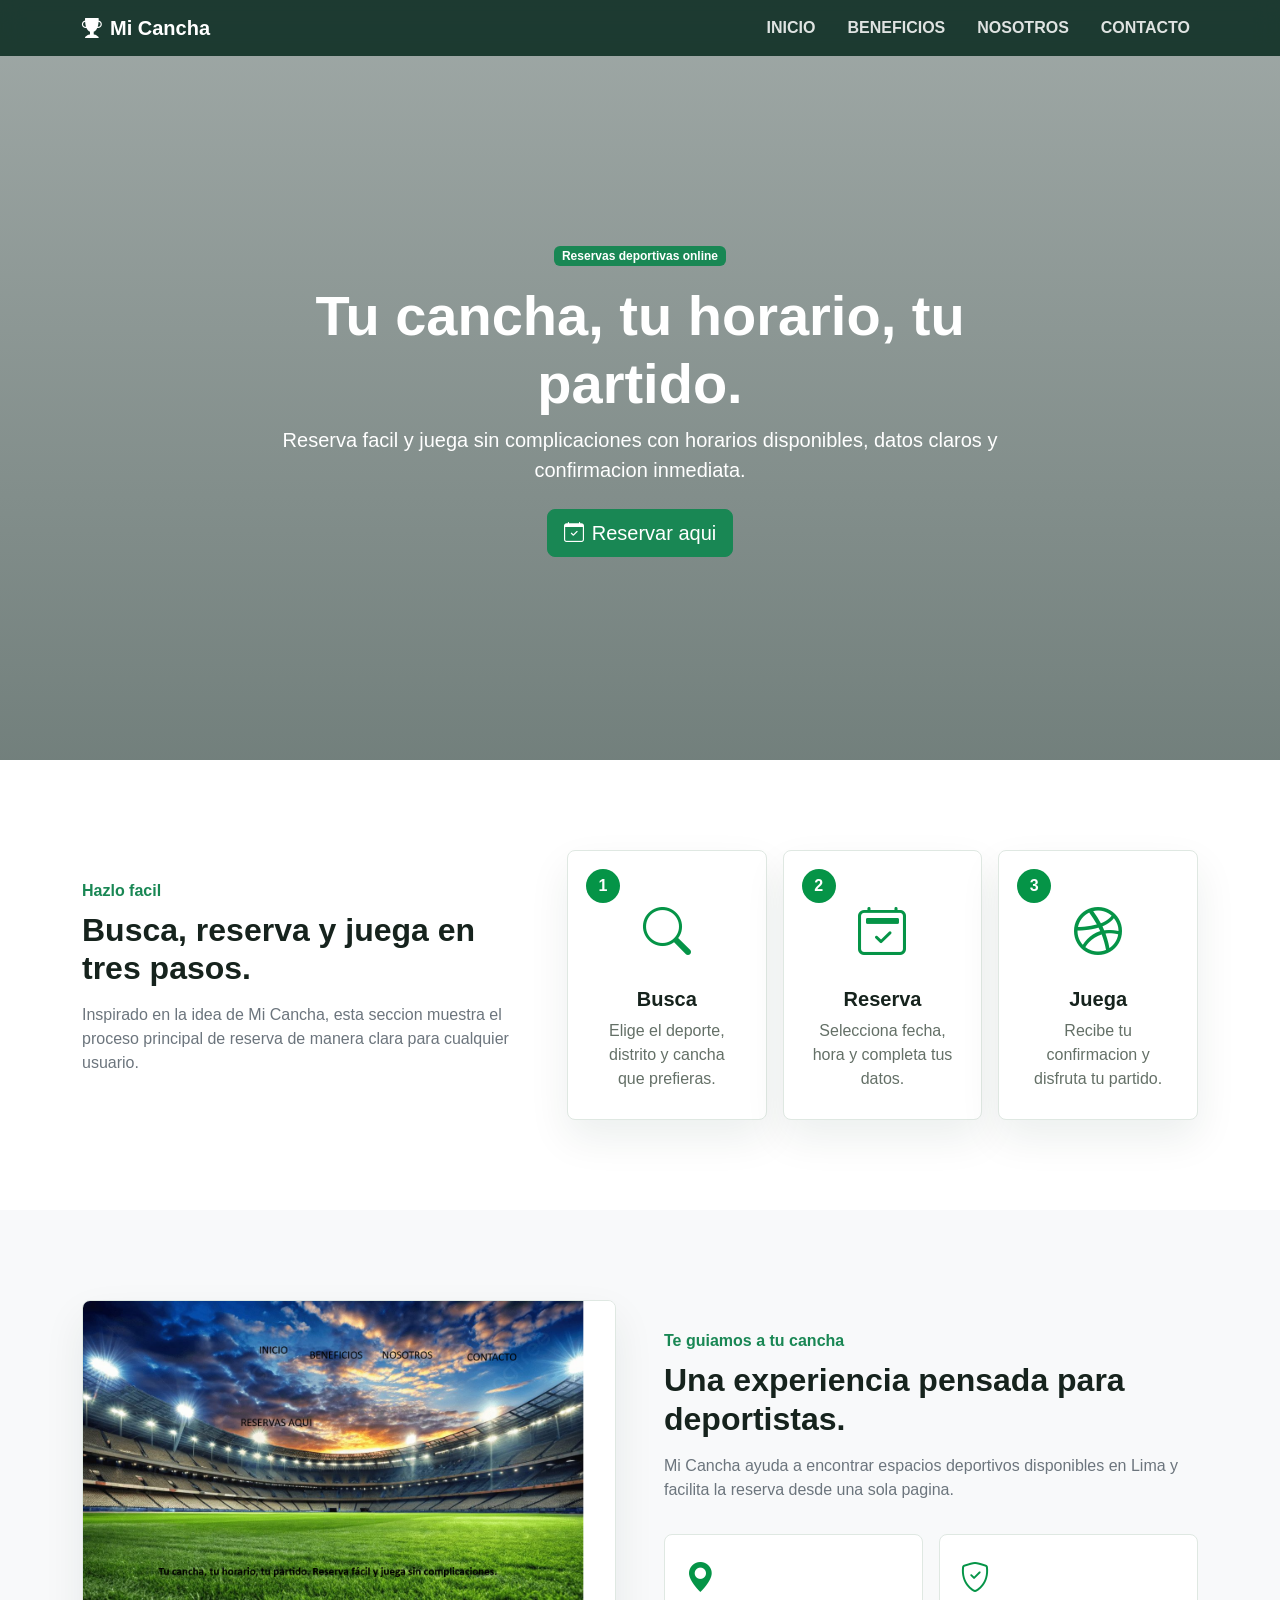
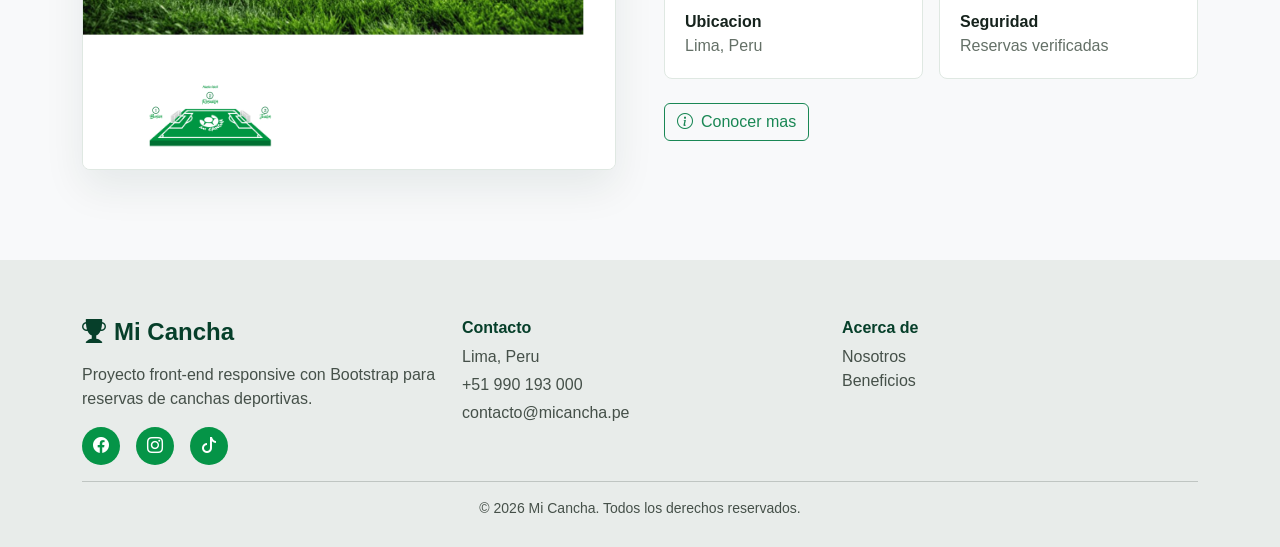
<file: Proyecto/index.html>
<!DOCTYPE html>
<html lang="es">
<head>
  <meta charset="UTF-8">
  <meta name="viewport" content="width=device-width, initial-scale=1.0">
  <title>Mi Cancha | Reservas deportivas</title>
  <link href="https://cdn.jsdelivr.net/npm/bootstrap@5.3.3/dist/css/bootstrap.min.css" rel="stylesheet">
  <link rel="stylesheet" href="https://cdn.jsdelivr.net/npm/bootstrap-icons@1.11.3/font/bootstrap-icons.min.css">
  <link rel="stylesheet" href="css/styles.css">
</head>
<body>
  <nav class="navbar navbar-expand-lg fixed-top navbar-dark">
    <div class="container">
      <a class="navbar-brand fw-bold" href="#inicio">
        <i class="bi bi-trophy-fill me-2"></i>Mi Cancha
      </a>
      <button class="navbar-toggler" type="button" data-bs-toggle="collapse" data-bs-target="#menuPrincipal" aria-controls="menuPrincipal" aria-expanded="false" aria-label="Abrir menu">
        <span class="navbar-toggler-icon"></span>
      </button>
      <div class="collapse navbar-collapse" id="menuPrincipal">
        <ul class="navbar-nav ms-auto gap-lg-3">
          <li class="nav-item"><a class="nav-link" href="#inicio">Inicio</a></li>
          <li class="nav-item"><a class="nav-link" href="beneficios.html">Beneficios</a></li>
          <li class="nav-item"><a class="nav-link" href="nosotros.html">Nosotros</a></li>
          <li class="nav-item"><a class="nav-link" href="#contacto">Contacto</a></li>
        </ul>
      </div>
    </div>
  </nav>

  <header id="inicio" class="hero-section">
    <div class="container hero-content text-center">
      <span class="badge text-bg-success mb-3">Reservas deportivas online</span>
      <h1 class="display-4 fw-bold">Tu cancha, tu horario, tu partido.</h1>
      <p class="lead mx-auto">Reserva facil y juega sin complicaciones con horarios disponibles, datos claros y confirmacion inmediata.</p>
      <div class="d-flex flex-column flex-sm-row justify-content-center gap-3 mt-4">
        <a class="btn btn-success btn-lg" href="ReservaAqui/reserva.html">
         <i class="bi bi-calendar-check me-2"></i>Reservar aqui
        </a>
      </div>
    </div>
  </header>

  <main>
    <section id="beneficios" class="section-pad bg-white">
      <div class="container">
        <div class="row align-items-center g-5">
          <div class="col-lg-5">
            <p class="text-success fw-semibold mb-2">Hazlo facil</p>
            <h2 class="fw-bold mb-3">Busca, reserva y juega en tres pasos.</h2>
            <p class="text-secondary">Inspirado en la idea de Mi Cancha, esta seccion muestra el proceso principal de reserva de manera clara para cualquier usuario.</p>
          </div>
          <div class="col-lg-7">
            <div class="row g-3">
              <div class="col-md-4">
                <article class="step-card h-100">
                  <div class="step-number">1</div>
                  <i class="bi bi-search step-icon"></i>
                  <h3>Busca</h3>
                  <p>Elige el deporte, distrito y cancha que prefieras.</p>
                </article>
              </div>
              <div class="col-md-4">
                <article class="step-card h-100">
                  <div class="step-number">2</div>
                  <i class="bi bi-calendar2-check step-icon"></i>
                  <h3>Reserva</h3>
                  <p>Selecciona fecha, hora y completa tus datos.</p>
                </article>
              </div>
              <div class="col-md-4">
                <article class="step-card h-100">
                  <div class="step-number">3</div>
                  <i class="bi bi-dribbble step-icon"></i>
                  <h3>Juega</h3>
                  <p>Recibe tu confirmacion y disfruta tu partido.</p>
                </article>
              </div>
            </div>
          </div>
        </div>
      </div>
    </section>

    <section id="nosotros" class="section-pad bg-light">
      <div class="container">
        <div class="row align-items-center g-5">
          <div class="col-lg-6">
            <div class="phone-preview">
              <img src="assets/referencia-cancha-deportiva.png" alt="Referencia visual de pagina de reservas de cancha" class="img-fluid">
            </div>
          </div>
          <div class="col-lg-6">
            <p class="text-success fw-semibold mb-2">Te guiamos a tu cancha</p>
            <h2 class="fw-bold mb-3">Una experiencia pensada para deportistas.</h2>
            <p class="text-secondary">Mi Cancha ayuda a encontrar espacios deportivos disponibles en Lima y facilita la reserva desde una sola pagina.</p>
            <div class="row g-3 mt-3">
              <div class="col-sm-6">
                <div class="info-tile">
                  <i class="bi bi-geo-alt-fill"></i>
                  <strong>Ubicacion</strong>
                  <span>Lima, Peru</span>
                </div>
              </div>
              <div class="col-sm-6">
                <div class="info-tile">
                  <i class="bi bi-shield-check"></i>
                  <strong>Seguridad</strong>
                  <span>Reservas verificadas</span>
                </div>
              </div>
            </div>
            <button class="btn btn-outline-success mt-4" data-bs-toggle="modal" data-bs-target="#modalNosotros">
              <i class="bi bi-info-circle me-2"></i>Conocer mas
            </button>
          </div>
        </div>
      </div>
    </section>
  </main>

  <footer id="contacto" class="footer-section">
    <div class="container">
      <div class="row gy-4">
        <div class="col-lg-4">
          <h2 class="h4 fw-bold mb-3"><i class="bi bi-trophy-fill me-2"></i>Mi Cancha</h2>
          <p>Proyecto front-end responsive con Bootstrap para reservas de canchas deportivas.</p>
          <div class="social-links">
            <a href="#" aria-label="Facebook"><i class="bi bi-facebook"></i></a>
            <a href="#" aria-label="Instagram"><i class="bi bi-instagram"></i></a>
            <a href="#" aria-label="TikTok"><i class="bi bi-tiktok"></i></a>
          </div>
        </div>
        <div class="col-sm-6 col-lg-4">
          <h3 class="h6 fw-bold">Contacto</h3>
          <p class="mb-1">Lima, Peru</p>
          <p class="mb-1">+51 990 193 000</p>
          <p class="mb-0">contacto@micancha.pe</p>
        </div>
        <div class="col-sm-6 col-lg-4">
          <h3 class="h6 fw-bold">Acerca de</h3>
          <ul class="list-unstyled mb-0">
            <li><a href="nosotros.html">Nosotros</a></li>
            <li><a href="beneficios.html">Beneficios</a></li>
          </ul>
        </div>
      </div>
      <hr>
      <p class="text-center small mb-0">&copy; 2026 Mi Cancha. Todos los derechos reservados.</p>
    </div>
  </footer>
  <div class="modal fade" id="modalNosotros" tabindex="-1" aria-labelledby="modalNosotrosTitulo" aria-hidden="true">
    <div class="modal-dialog modal-dialog-centered">
      <div class="modal-content">
        <div class="modal-header">
          <h2 class="modal-title h5" id="modalNosotrosTitulo">Sobre el proyecto</h2>
          <button type="button" class="btn-close" data-bs-dismiss="modal" aria-label="Cerrar"></button>
        </div>
        <div class="modal-body">
          <p class="mb-0">Este sitio demuestra uso de Bootstrap, diseno responsive personalizado, formulario validado y ventanas modales para un proyecto front-end universitario.</p>
        </div>
      </div>
    </div>
  </div>

  <script src="https://cdn.jsdelivr.net/npm/bootstrap@5.3.3/dist/js/bootstrap.bundle.min.js"></script>
  <script src="js/app.js"></script>
</body>
</html>
</file>
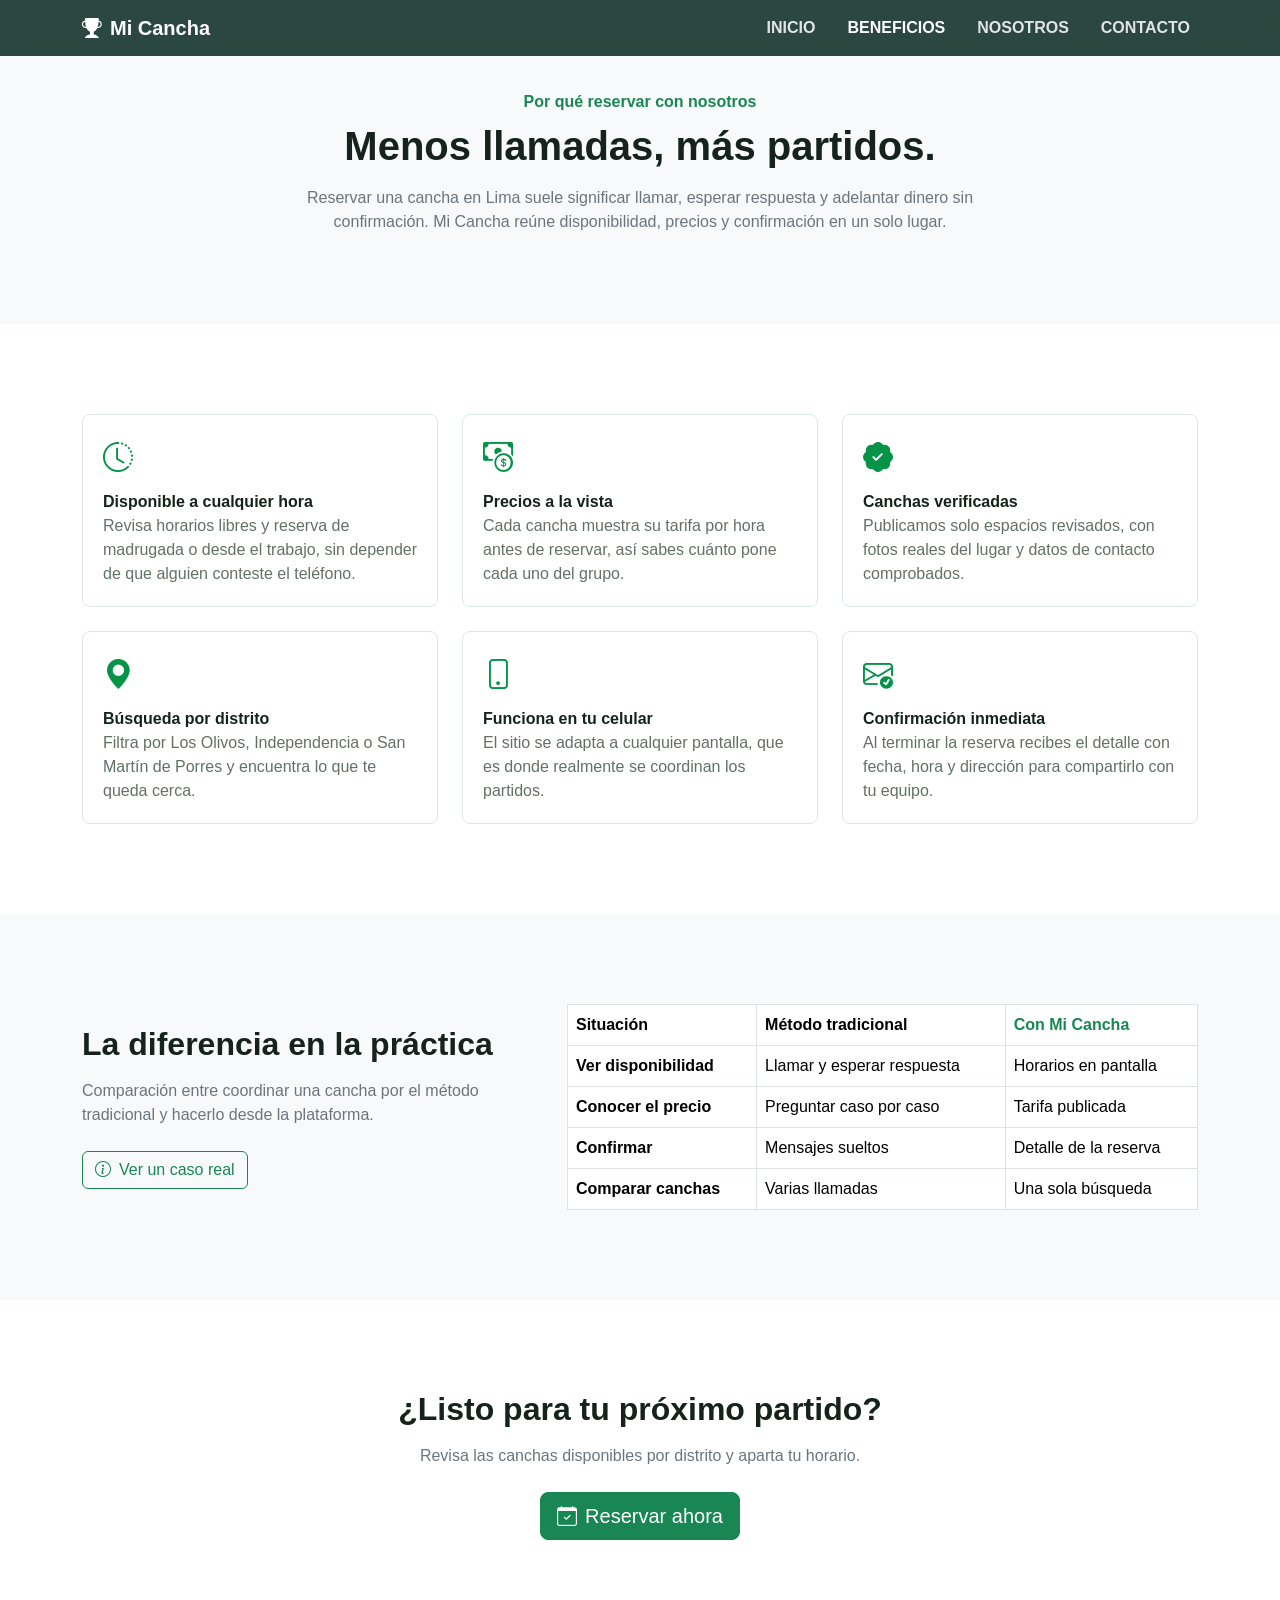
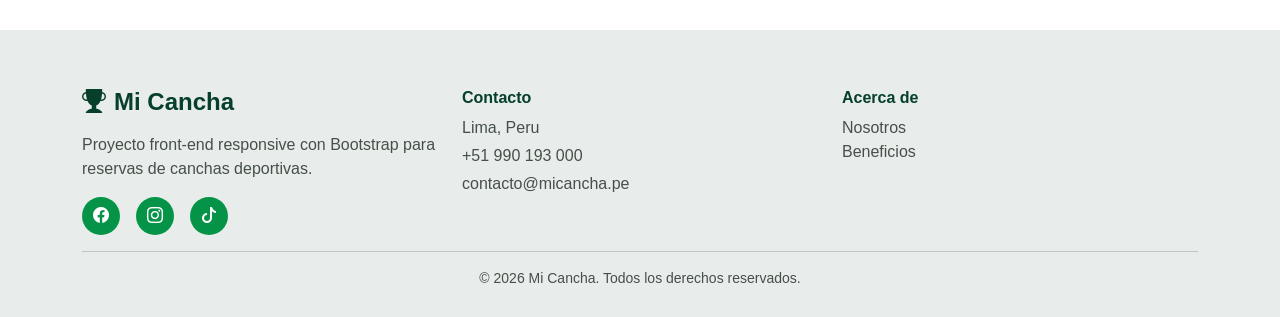
<file: Proyecto/beneficios.html>
<!DOCTYPE html>
<html lang="es">
<head>
  <meta charset="UTF-8">
  <meta name="viewport" content="width=device-width, initial-scale=1.0">
  <title>Beneficios | Mi Cancha</title>
  <link href="https://cdn.jsdelivr.net/npm/bootstrap@5.3.3/dist/css/bootstrap.min.css" rel="stylesheet">
  <link rel="stylesheet" href="https://cdn.jsdelivr.net/npm/bootstrap-icons@1.11.3/font/bootstrap-icons.min.css">
  <link rel="stylesheet" href="css/styles.css">
</head>
<body>
  <nav class="navbar navbar-expand-lg fixed-top navbar-dark">
    <div class="container">
      <a class="navbar-brand fw-bold" href="index.html">
        <i class="bi bi-trophy-fill me-2"></i>Mi Cancha
      </a>
      <button class="navbar-toggler" type="button" data-bs-toggle="collapse" data-bs-target="#menuPrincipal" aria-controls="menuPrincipal" aria-expanded="false" aria-label="Abrir menu">
        <span class="navbar-toggler-icon"></span>
      </button>
      <div class="collapse navbar-collapse" id="menuPrincipal">
        <ul class="navbar-nav ms-auto gap-lg-3">
          <li class="nav-item"><a class="nav-link" href="index.html">Inicio</a></li>
          <li class="nav-item"><a class="nav-link active" href="beneficios.html" aria-current="page">Beneficios</a></li>
          <li class="nav-item"><a class="nav-link" href="nosotros.html">Nosotros</a></li>
          <li class="nav-item"><a class="nav-link" href="#contacto">Contacto</a></li>
        </ul>
      </div>
    </div>
  </nav>

  <main>
    <section class="section-pad bg-light">
      <div class="container">
        <div class="row justify-content-center text-center">
          <div class="col-lg-8">
            <p class="text-success fw-semibold mb-2">Por qué reservar con nosotros</p>
            <h1 class="fw-bold mb-3">Menos llamadas, más partidos.</h1>
            <p class="text-secondary mb-0">Reservar una cancha en Lima suele significar llamar, esperar respuesta y adelantar dinero sin confirmación. Mi Cancha reúne disponibilidad, precios y confirmación en un solo lugar.</p>
          </div>
        </div>
      </div>
    </section>

    <section class="section-pad bg-white">
      <div class="container">
        <div class="row g-4">
          <div class="col-md-6 col-lg-4">
            <div class="info-tile h-100">
              <i class="bi bi-clock-history"></i>
              <strong>Disponible a cualquier hora</strong>
              <span>Revisa horarios libres y reserva de madrugada o desde el trabajo, sin depender de que alguien conteste el teléfono.</span>
            </div>
          </div>
          <div class="col-md-6 col-lg-4">
            <div class="info-tile h-100">
              <i class="bi bi-cash-coin"></i>
              <strong>Precios a la vista</strong>
              <span>Cada cancha muestra su tarifa por hora antes de reservar, así sabes cuánto pone cada uno del grupo.</span>
            </div>
          </div>
          <div class="col-md-6 col-lg-4">
            <div class="info-tile h-100">
              <i class="bi bi-patch-check-fill"></i>
              <strong>Canchas verificadas</strong>
              <span>Publicamos solo espacios revisados, con fotos reales del lugar y datos de contacto comprobados.</span>
            </div>
          </div>
          <div class="col-md-6 col-lg-4">
            <div class="info-tile h-100">
              <i class="bi bi-geo-alt-fill"></i>
              <strong>Búsqueda por distrito</strong>
              <span>Filtra por Los Olivos, Independencia o San Martín de Porres y encuentra lo que te queda cerca.</span>
            </div>
          </div>
          <div class="col-md-6 col-lg-4">
            <div class="info-tile h-100">
              <i class="bi bi-phone"></i>
              <strong>Funciona en tu celular</strong>
              <span>El sitio se adapta a cualquier pantalla, que es donde realmente se coordinan los partidos.</span>
            </div>
          </div>
          <div class="col-md-6 col-lg-4">
            <div class="info-tile h-100">
              <i class="bi bi-envelope-check"></i>
              <strong>Confirmación inmediata</strong>
              <span>Al terminar la reserva recibes el detalle con fecha, hora y dirección para compartirlo con tu equipo.</span>
            </div>
          </div>
        </div>
      </div>
    </section>

    <section class="section-pad bg-light">
      <div class="container">
        <div class="row align-items-center g-5">
          <div class="col-lg-5">
            <h2 class="fw-bold mb-3">La diferencia en la práctica</h2>
            <p class="text-secondary">Comparación entre coordinar una cancha por el método tradicional y hacerlo desde la plataforma.</p>
            <button class="btn btn-outline-success mt-2" data-bs-toggle="modal" data-bs-target="#modalBeneficio">
              <i class="bi bi-info-circle me-2"></i>Ver un caso real
            </button>
          </div>
          <div class="col-lg-7">
            <div class="table-responsive">
              <table class="table table-bordered align-middle bg-white mb-0">
                <thead>
                  <tr>
                    <th scope="col">Situación</th>
                    <th scope="col">Método tradicional</th>
                    <th scope="col" class="text-success">Con Mi Cancha</th>
                  </tr>
                </thead>
                <tbody>
                  <tr>
                    <th scope="row" class="fw-semibold">Ver disponibilidad</th>
                    <td>Llamar y esperar respuesta</td>
                    <td>Horarios en pantalla</td>
                  </tr>
                  <tr>
                    <th scope="row" class="fw-semibold">Conocer el precio</th>
                    <td>Preguntar caso por caso</td>
                    <td>Tarifa publicada</td>
                  </tr>
                  <tr>
                    <th scope="row" class="fw-semibold">Confirmar</th>
                    <td>Mensajes sueltos</td>
                    <td>Detalle de la reserva</td>
                  </tr>
                  <tr>
                    <th scope="row" class="fw-semibold">Comparar canchas</th>
                    <td>Varias llamadas</td>
                    <td>Una sola búsqueda</td>
                  </tr>
                </tbody>
              </table>
            </div>
          </div>
        </div>
      </div>
    </section>

    <section class="section-pad bg-white">
      <div class="container text-center">
        <h2 class="fw-bold mb-3">¿Listo para tu próximo partido?</h2>
        <p class="text-secondary mx-auto mb-4" style="max-width: 620px;">Revisa las canchas disponibles por distrito y aparta tu horario.</p>
        <a class="btn btn-success btn-lg" href="ReservaAqui/reserva.html">
          <i class="bi bi-calendar-check me-2"></i>Reservar ahora
        </a>
      </div>
    </section>
  </main>

  <footer id="contacto" class="footer-section">
    <div class="container">
      <div class="row gy-4">
        <div class="col-lg-4">
          <h2 class="h4 fw-bold mb-3"><i class="bi bi-trophy-fill me-2"></i>Mi Cancha</h2>
          <p>Proyecto front-end responsive con Bootstrap para reservas de canchas deportivas.</p>
          <div class="social-links">
            <a href="#" aria-label="Facebook"><i class="bi bi-facebook"></i></a>
            <a href="#" aria-label="Instagram"><i class="bi bi-instagram"></i></a>
            <a href="#" aria-label="TikTok"><i class="bi bi-tiktok"></i></a>
          </div>
        </div>
        <div class="col-sm-6 col-lg-4">
          <h3 class="h6 fw-bold">Contacto</h3>
          <p class="mb-1">Lima, Peru</p>
          <p class="mb-1">+51 990 193 000</p>
          <p class="mb-0">contacto@micancha.pe</p>
        </div>
        <div class="col-sm-6 col-lg-4">
          <h3 class="h6 fw-bold">Acerca de</h3>
          <ul class="list-unstyled mb-0">
            <li><a href="nosotros.html">Nosotros</a></li>
            <li><a href="beneficios.html">Beneficios</a></li>
          </ul>
        </div>
      </div>
      <hr>
      <p class="text-center small mb-0">&copy; 2026 Mi Cancha. Todos los derechos reservados.</p>
    </div>
  </footer>

  <div class="modal fade" id="modalBeneficio" tabindex="-1" aria-labelledby="modalBeneficioTitulo" aria-hidden="true">
    <div class="modal-dialog modal-dialog-centered">
      <div class="modal-content">
        <div class="modal-header">
          <h2 class="modal-title h5" id="modalBeneficioTitulo">Un sábado cualquiera</h2>
          <button type="button" class="btn-close" data-bs-dismiss="modal" aria-label="Cerrar"></button>
        </div>
        <div class="modal-body">
          <p>Un grupo de ocho jugadores quiere una cancha de fulbito en Los Olivos para el sábado a las 8 p.m. Por el método tradicional tendrían que llamar a tres o cuatro lugares, anotar precios distintos y confiar en que el horario siga libre al día siguiente.</p>
          <p class="mb-0">Desde Mi Cancha filtran por distrito, comparan tarifas en la misma pantalla y dejan la reserva confirmada en pocos minutos.</p>
        </div>
      </div>
    </div>
  </div>

  <script src="https://cdn.jsdelivr.net/npm/bootstrap@5.3.3/dist/js/bootstrap.bundle.min.js"></script>
  <script src="js/app.js"></script>
</body>
</html>
</file>
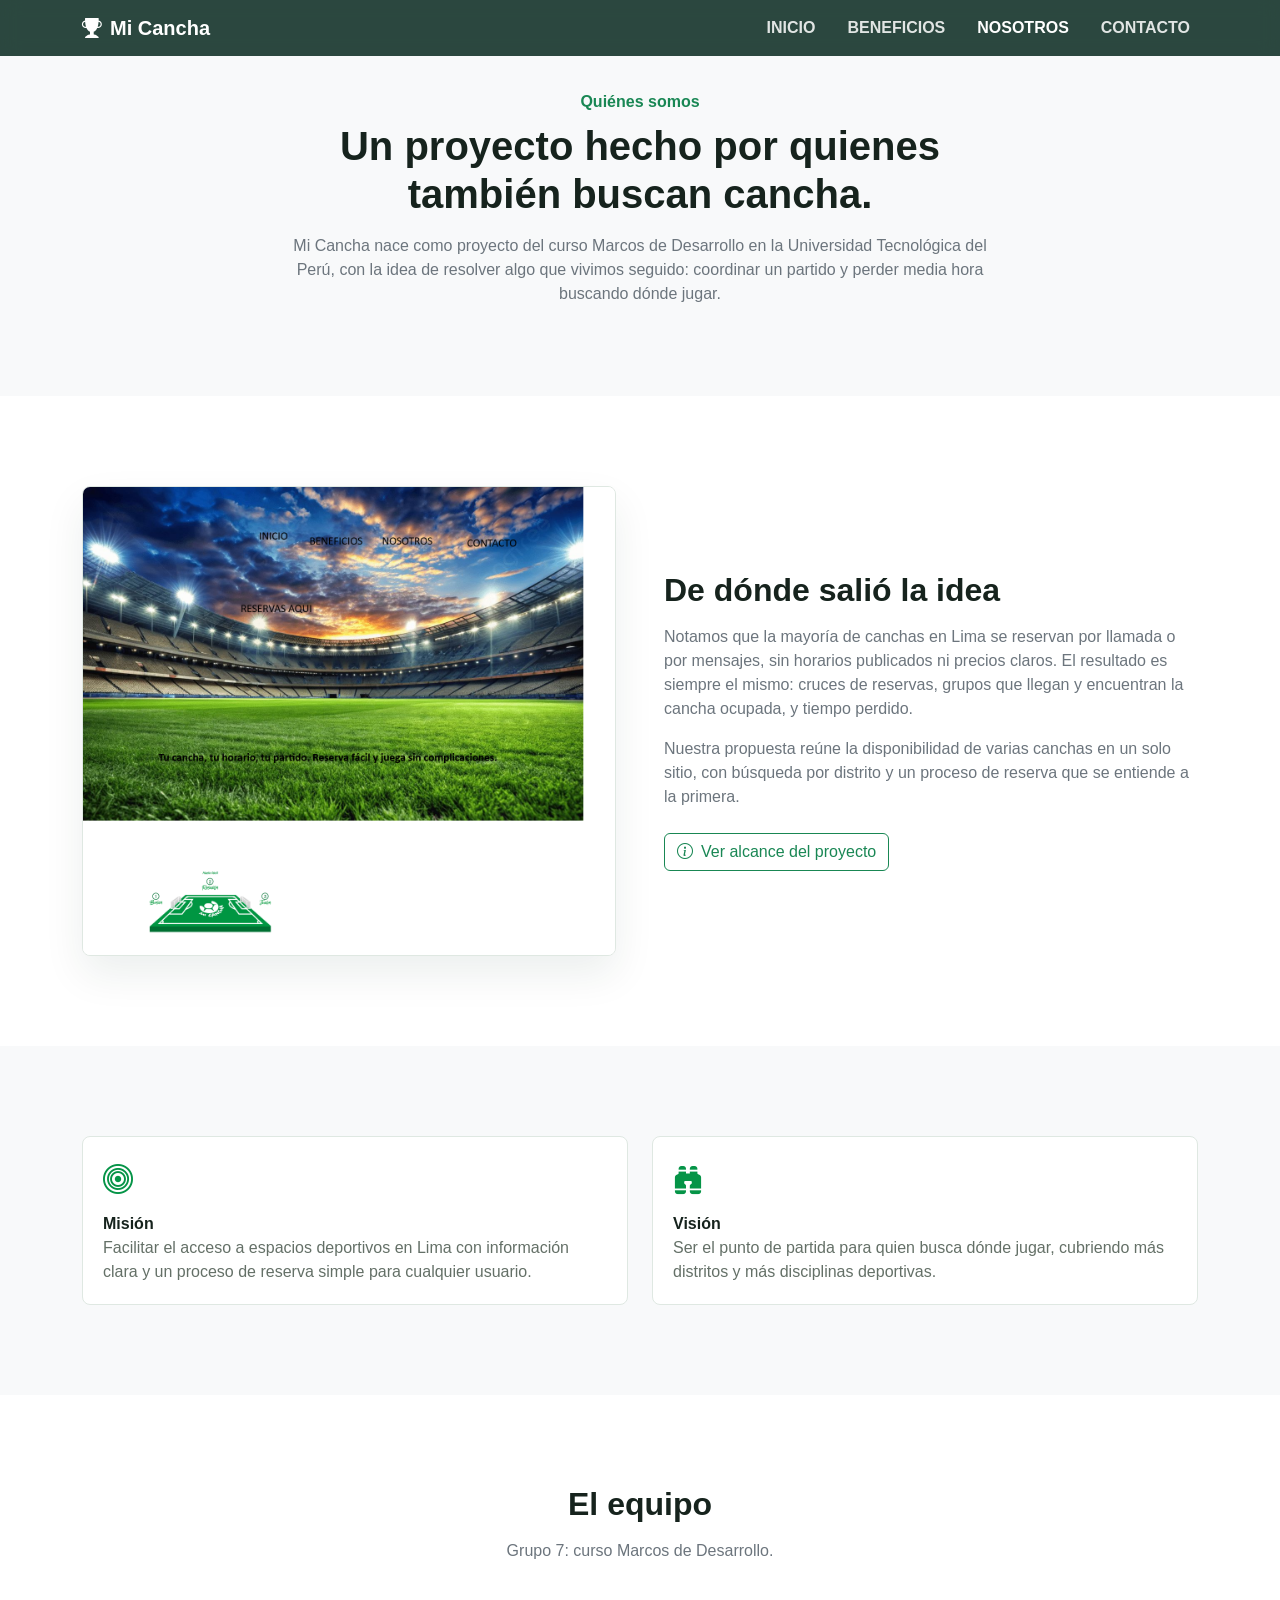
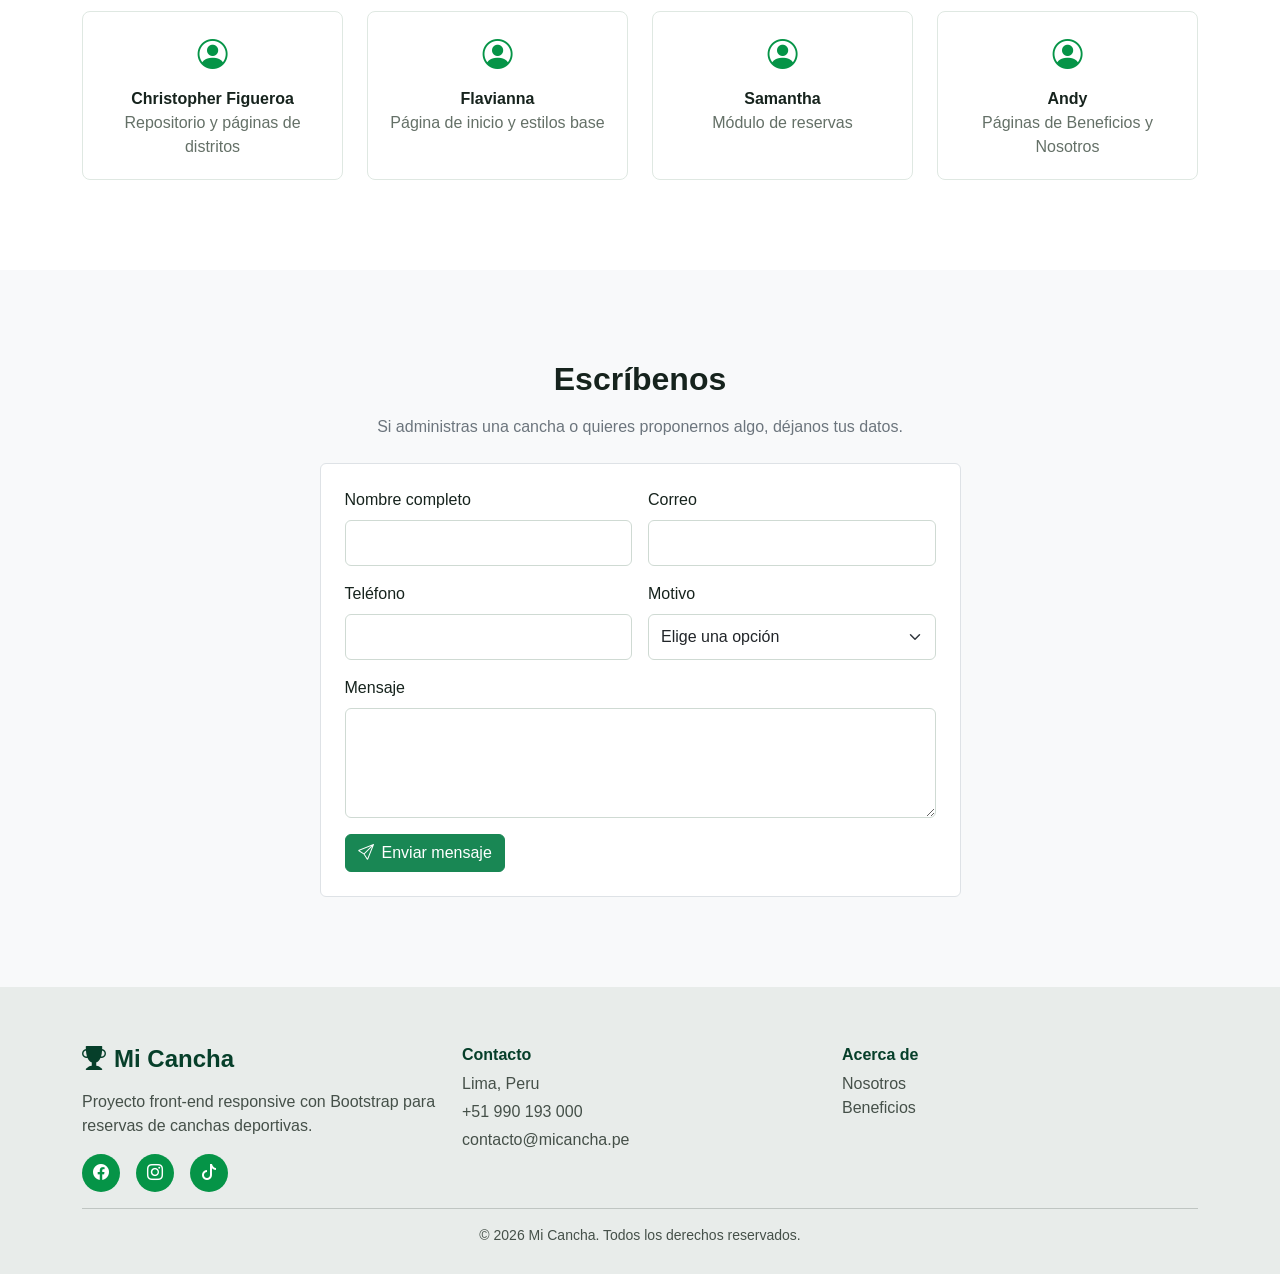
<file: Proyecto/nosotros.html>
<!DOCTYPE html>
<html lang="es">
<head>
  <meta charset="UTF-8">
  <meta name="viewport" content="width=device-width, initial-scale=1.0">
  <title>Nosotros | Mi Cancha</title>
  <link href="https://cdn.jsdelivr.net/npm/bootstrap@5.3.3/dist/css/bootstrap.min.css" rel="stylesheet">
  <link rel="stylesheet" href="https://cdn.jsdelivr.net/npm/bootstrap-icons@1.11.3/font/bootstrap-icons.min.css">
  <link rel="stylesheet" href="css/styles.css">
</head>
<body>
  <nav class="navbar navbar-expand-lg fixed-top navbar-dark">
    <div class="container">
      <a class="navbar-brand fw-bold" href="index.html">
        <i class="bi bi-trophy-fill me-2"></i>Mi Cancha
      </a>
      <button class="navbar-toggler" type="button" data-bs-toggle="collapse" data-bs-target="#menuPrincipal" aria-controls="menuPrincipal" aria-expanded="false" aria-label="Abrir menu">
        <span class="navbar-toggler-icon"></span>
      </button>
      <div class="collapse navbar-collapse" id="menuPrincipal">
        <ul class="navbar-nav ms-auto gap-lg-3">
          <li class="nav-item"><a class="nav-link" href="index.html">Inicio</a></li>
          <li class="nav-item"><a class="nav-link" href="beneficios.html">Beneficios</a></li>
          <li class="nav-item"><a class="nav-link active" href="nosotros.html" aria-current="page">Nosotros</a></li>
          <li class="nav-item"><a class="nav-link" href="#contacto">Contacto</a></li>
        </ul>
      </div>
    </div>
  </nav>

  <main>
    <section class="section-pad bg-light">
      <div class="container">
        <div class="row justify-content-center text-center">
          <div class="col-lg-8">
            <p class="text-success fw-semibold mb-2">Quiénes somos</p>
            <h1 class="fw-bold mb-3">Un proyecto hecho por quienes también buscan cancha.</h1>
            <p class="text-secondary mb-0">Mi Cancha nace como proyecto del curso Marcos de Desarrollo en la Universidad Tecnológica del Perú, con la idea de resolver algo que vivimos seguido: coordinar un partido y perder media hora buscando dónde jugar.</p>
          </div>
        </div>
      </div>
    </section>

    <section class="section-pad bg-white">
      <div class="container">
        <div class="row align-items-center g-5">
          <div class="col-lg-6">
            <div class="phone-preview">
              <img src="assets/referencia-cancha-deportiva.png" alt="Referencia visual del sitio de reservas Mi Cancha" class="img-fluid">
            </div>
          </div>
          <div class="col-lg-6">
            <h2 class="fw-bold mb-3">De dónde salió la idea</h2>
            <p class="text-secondary">Notamos que la mayoría de canchas en Lima se reservan por llamada o por mensajes, sin horarios publicados ni precios claros. El resultado es siempre el mismo: cruces de reservas, grupos que llegan y encuentran la cancha ocupada, y tiempo perdido.</p>
            <p class="text-secondary">Nuestra propuesta reúne la disponibilidad de varias canchas en un solo sitio, con búsqueda por distrito y un proceso de reserva que se entiende a la primera.</p>
            <button class="btn btn-outline-success mt-2" data-bs-toggle="modal" data-bs-target="#modalProyecto">
              <i class="bi bi-info-circle me-2"></i>Ver alcance del proyecto
            </button>
          </div>
        </div>
      </div>
    </section>

    <section class="section-pad bg-light">
      <div class="container">
        <div class="row g-4">
          <div class="col-md-6">
            <div class="info-tile h-100">
              <i class="bi bi-bullseye"></i>
              <strong>Misión</strong>
              <span>Facilitar el acceso a espacios deportivos en Lima con información clara y un proceso de reserva simple para cualquier usuario.</span>
            </div>
          </div>
          <div class="col-md-6">
            <div class="info-tile h-100">
              <i class="bi bi-binoculars-fill"></i>
              <strong>Visión</strong>
              <span>Ser el punto de partida para quien busca dónde jugar, cubriendo más distritos y más disciplinas deportivas.</span>
            </div>
          </div>
        </div>
      </div>
    </section>

    <section class="section-pad bg-white">
      <div class="container">
        <div class="text-center mb-5">
          <h2 class="fw-bold mb-3">El equipo</h2>
          <p class="text-secondary mb-0">Grupo 7: curso Marcos de Desarrollo.</p>
        </div>
        <div class="row g-4">
          <!-- Completa apellidos y ajusta los roles segun lo que hizo cada uno -->
          <div class="col-sm-6 col-lg-3">
            <div class="info-tile h-100 text-center">
              <i class="bi bi-person-circle"></i>
              <strong>Christopher Figueroa</strong>
              <span>Repositorio y páginas de distritos</span>
            </div>
          </div>
          <div class="col-sm-6 col-lg-3">
            <div class="info-tile h-100 text-center">
              <i class="bi bi-person-circle"></i>
              <strong>Flavianna</strong>
              <span>Página de inicio y estilos base</span>
            </div>
          </div>
          <div class="col-sm-6 col-lg-3">
            <div class="info-tile h-100 text-center">
              <i class="bi bi-person-circle"></i>
              <strong>Samantha</strong>
              <span>Módulo de reservas</span>
            </div>
          </div>
          <div class="col-sm-6 col-lg-3">
            <div class="info-tile h-100 text-center">
              <i class="bi bi-person-circle"></i>
              <strong>Andy</strong>
              <span>Páginas de Beneficios y Nosotros</span>
            </div>
          </div>
        </div>
      </div>
    </section>

    <section class="section-pad bg-light">
      <div class="container">
        <div class="row justify-content-center">
          <div class="col-lg-7">
            <div class="text-center mb-4">
              <h2 class="fw-bold mb-3">Escríbenos</h2>
              <p class="text-secondary mb-0">Si administras una cancha o quieres proponernos algo, déjanos tus datos.</p>
            </div>
            <form class="needs-validation bg-white p-4 rounded border" novalidate id="formContacto">
              <div class="row g-3">
                <div class="col-md-6">
                  <label for="nombre" class="form-label">Nombre completo</label>
                  <input type="text" class="form-control" id="nombre" required>
                  <div class="invalid-feedback">Escribe tu nombre.</div>
                </div>
                <div class="col-md-6">
                  <label for="correo" class="form-label">Correo</label>
                  <input type="email" class="form-control" id="correo" required>
                  <div class="invalid-feedback">Escribe un correo válido.</div>
                </div>
                <div class="col-md-6">
                  <label for="telefono" class="form-label">Teléfono</label>
                  <input type="tel" class="form-control" id="telefono" pattern="[0-9]{9}" required>
                  <div class="invalid-feedback">Ingresa 9 dígitos, sin espacios.</div>
                </div>
                <div class="col-md-6">
                  <label for="motivo" class="form-label">Motivo</label>
                  <select class="form-select" id="motivo" required>
                    <option value="">Elige una opción</option>
                    <option>Registrar mi cancha</option>
                    <option>Consulta sobre una reserva</option>
                    <option>Alianza o publicidad</option>
                    <option>Otro</option>
                  </select>
                  <div class="invalid-feedback">Elige un motivo.</div>
                </div>
                <div class="col-12">
                  <label for="mensaje" class="form-label">Mensaje</label>
                  <textarea class="form-control" id="mensaje" rows="4" required></textarea>
                  <div class="invalid-feedback">Cuéntanos brevemente de qué se trata.</div>
                </div>
                <div class="col-12">
                  <button type="submit" class="btn btn-success">
                    <i class="bi bi-send me-2"></i>Enviar mensaje
                  </button>
                </div>
              </div>
            </form>
          </div>
        </div>
      </div>
    </section>
  </main>

  <footer id="contacto" class="footer-section">
    <div class="container">
      <div class="row gy-4">
        <div class="col-lg-4">
          <h2 class="h4 fw-bold mb-3"><i class="bi bi-trophy-fill me-2"></i>Mi Cancha</h2>
          <p>Proyecto front-end responsive con Bootstrap para reservas de canchas deportivas.</p>
          <div class="social-links">
            <a href="#" aria-label="Facebook"><i class="bi bi-facebook"></i></a>
            <a href="#" aria-label="Instagram"><i class="bi bi-instagram"></i></a>
            <a href="#" aria-label="TikTok"><i class="bi bi-tiktok"></i></a>
          </div>
        </div>
        <div class="col-sm-6 col-lg-4">
          <h3 class="h6 fw-bold">Contacto</h3>
          <p class="mb-1">Lima, Peru</p>
          <p class="mb-1">+51 990 193 000</p>
          <p class="mb-0">contacto@micancha.pe</p>
        </div>
        <div class="col-sm-6 col-lg-4">
          <h3 class="h6 fw-bold">Acerca de</h3>
          <ul class="list-unstyled mb-0">
            <li><a href="nosotros.html">Nosotros</a></li>
            <li><a href="beneficios.html">Beneficios</a></li>
          </ul>
        </div>
      </div>
      <hr>
      <p class="text-center small mb-0">&copy; 2026 Mi Cancha. Todos los derechos reservados.</p>
    </div>
  </footer>

  <div class="modal fade" id="modalProyecto" tabindex="-1" aria-labelledby="modalProyectoTitulo" aria-hidden="true">
    <div class="modal-dialog modal-dialog-centered">
      <div class="modal-content">
        <div class="modal-header">
          <h2 class="modal-title h5" id="modalProyectoTitulo">Alcance del proyecto</h2>
          <button type="button" class="btn-close" data-bs-dismiss="modal" aria-label="Cerrar"></button>
        </div>
        <div class="modal-body">
          <p>Esta primera etapa cubre el front-end del sitio: página de inicio, búsqueda de canchas por distrito, beneficios, presentación del equipo y el formulario de reserva.</p>
          <p class="mb-0">En una siguiente etapa se contempla conectar la reserva con una base de datos y agregar cuentas de usuario.</p>
        </div>
      </div>
    </div>
  </div>

  <div class="modal fade" id="modalEnviado" tabindex="-1" aria-labelledby="modalEnviadoTitulo" aria-hidden="true">
    <div class="modal-dialog modal-dialog-centered">
      <div class="modal-content">
        <div class="modal-header">
          <h2 class="modal-title h5" id="modalEnviadoTitulo">Mensaje enviado</h2>
          <button type="button" class="btn-close" data-bs-dismiss="modal" aria-label="Cerrar"></button>
        </div>
        <div class="modal-body">
          <p class="mb-0">Gracias por escribirnos. Te responderemos al correo que dejaste.</p>
        </div>
      </div>
    </div>
  </div>

  <script src="https://cdn.jsdelivr.net/npm/bootstrap@5.3.3/dist/js/bootstrap.bundle.min.js"></script>
  <script src="js/app.js"></script>
  <script>
    // Validacion del formulario de contacto con Bootstrap
    const formContacto = document.getElementById("formContacto");

    formContacto.addEventListener("submit", function (evento) {
      evento.preventDefault();
      evento.stopPropagation();

      if (formContacto.checkValidity()) {
        const aviso = new bootstrap.Modal(document.getElementById("modalEnviado"));
        aviso.show();
        formContacto.reset();
        formContacto.classList.remove("was-validated");
        return;
      }

      formContacto.classList.add("was-validated");
    });
  </script>
</body>
</html>
</file>
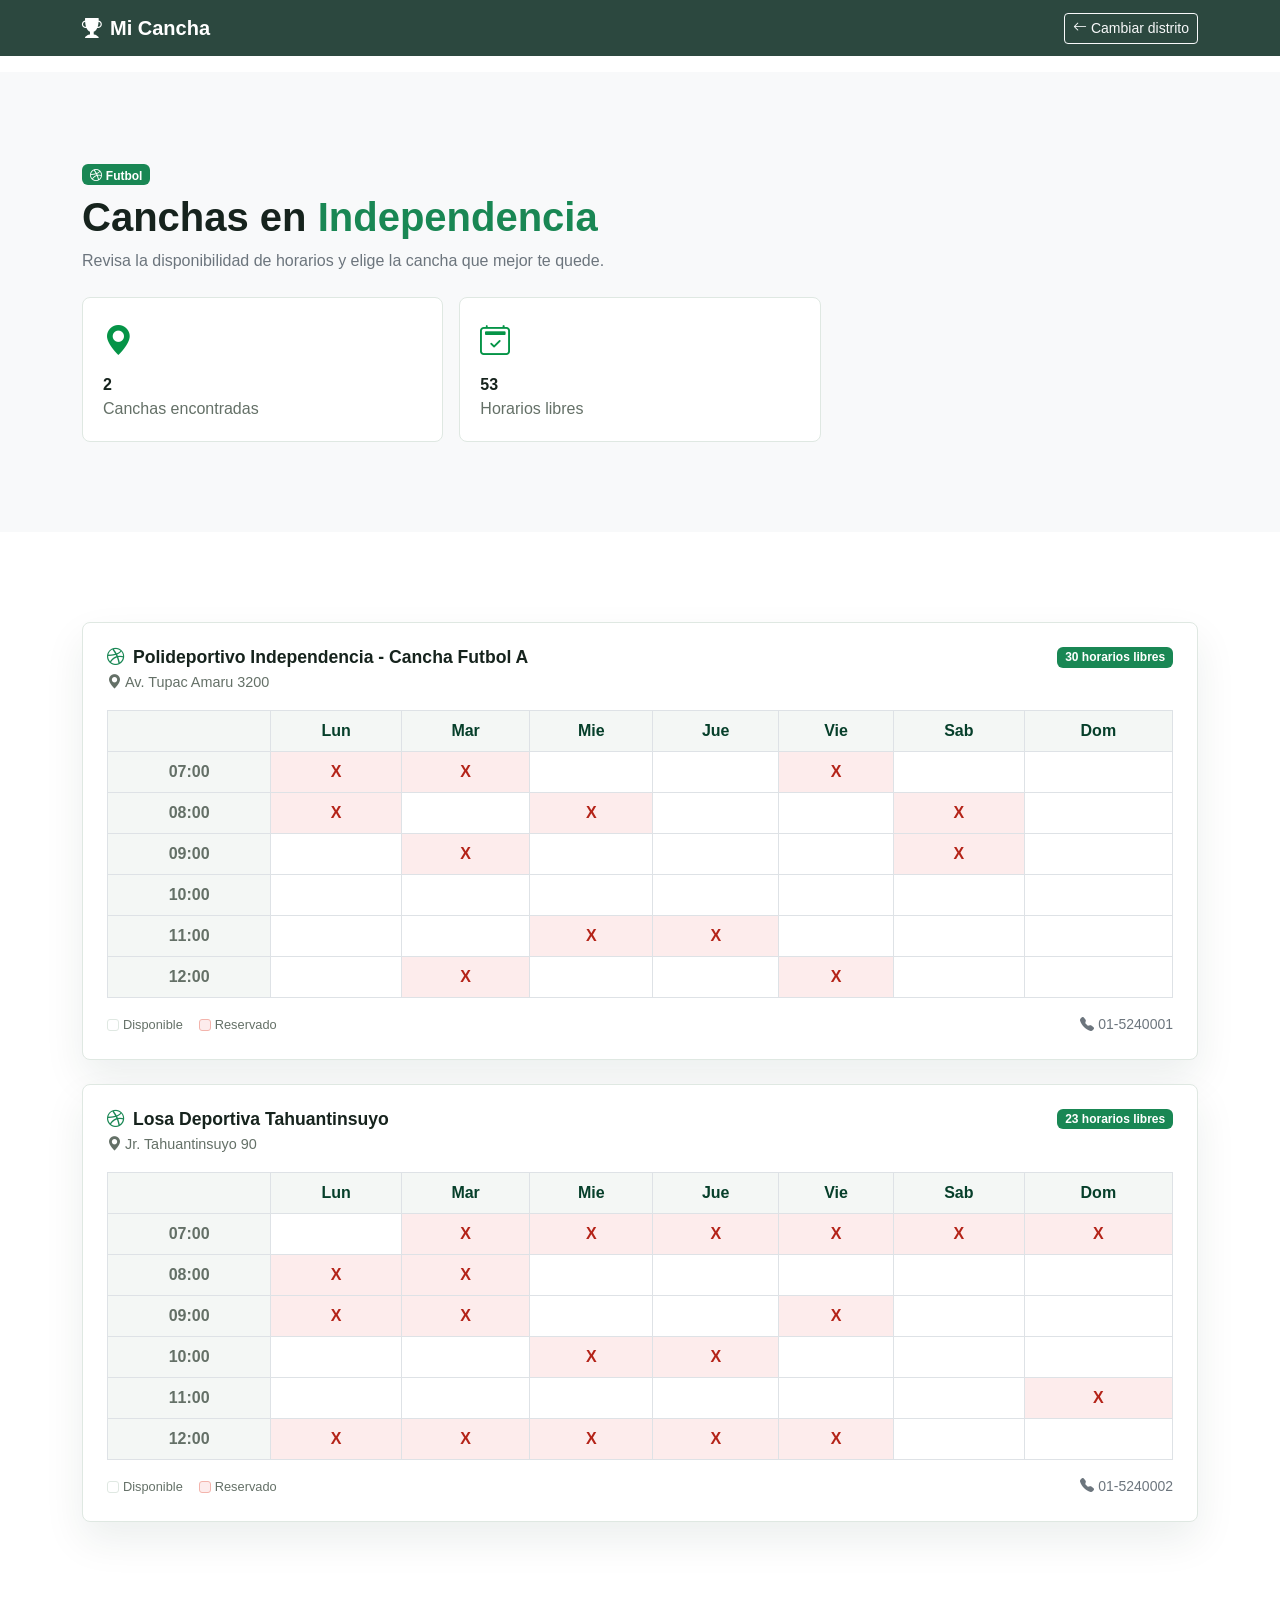
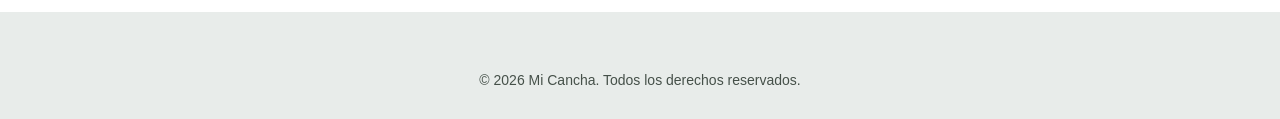
<file: Proyecto/Distritos/Independencia.html>
<!DOCTYPE html>
<html lang="es">
<head>
  <meta charset="UTF-8">
  <meta name="viewport" content="width=device-width, initial-scale=1.0">
  <title>Canchas de Futbol - Independencia | Mi Cancha</title>
  <link href="https://cdn.jsdelivr.net/npm/bootstrap@5.3.3/dist/css/bootstrap.min.css" rel="stylesheet">
  <link rel="stylesheet" href="https://cdn.jsdelivr.net/npm/bootstrap-icons@1.11.3/font/bootstrap-icons.min.css">
  <link rel="stylesheet" href="../css/styles.css">
  <link rel="stylesheet" href="css/distrito.css">
</head>
<body class="reservation-page">

  <nav class="navbar navbar-expand-lg fixed-top navbar-dark">
    <div class="container">
      <a class="navbar-brand fw-bold" href="../index.html">
        <i class="bi bi-trophy-fill me-2"></i>Mi Cancha
      </a>
      <a class="btn btn-outline-light btn-sm" href="../ReservaAqui/reserva.html">
        <i class="bi bi-arrow-left me-1"></i>Cambiar distrito
      </a>
    </div>
  </nav>

  <header class="section-pad bg-light">
    <div class="container">
      <span class="badge text-bg-success mb-2"><i class="bi bi-dribbble me-1"></i>Futbol</span>
      <h1 class="fw-bold mb-2">Canchas en <span class="text-success" id="nombreDistrito"></span></h1>
      <p class="text-secondary mb-4">Revisa la disponibilidad de horarios y elige la cancha que mejor te quede.</p>

      <div class="row g-3">
        <div class="col-sm-6 col-md-4">
          <div class="info-tile h-100">
            <i class="bi bi-geo-alt-fill"></i>
            <strong id="statCanchas">0</strong>
            <span>Canchas encontradas</span>
          </div>
        </div>
        <div class="col-sm-6 col-md-4">
          <div class="info-tile h-100">
            <i class="bi bi-calendar2-check"></i>
            <strong id="statDisponibles">0</strong>
            <span>Horarios libres</span>
          </div>
        </div>
      </div>
    </div>
  </header>

  <main class="section-pad bg-white">
    <div class="container">
      <div id="listaResultados" class="d-flex flex-column gap-4"></div>
    </div>
  </main>

  <footer class="footer-section">
    <div class="container text-center">
      <p class="small mb-0">&copy; 2026 Mi Cancha. Todos los derechos reservados.</p>
    </div>
  </footer>

  <script src="https://cdn.jsdelivr.net/npm/bootstrap@5.3.3/dist/js/bootstrap.bundle.min.js"></script>
  <script src="js/canchas.js"></script>
  <script>const DISTRITO_ACTUAL = "Independencia";</script>
  <script src="js/resultados.js"></script>
</body>
</html>
</file>
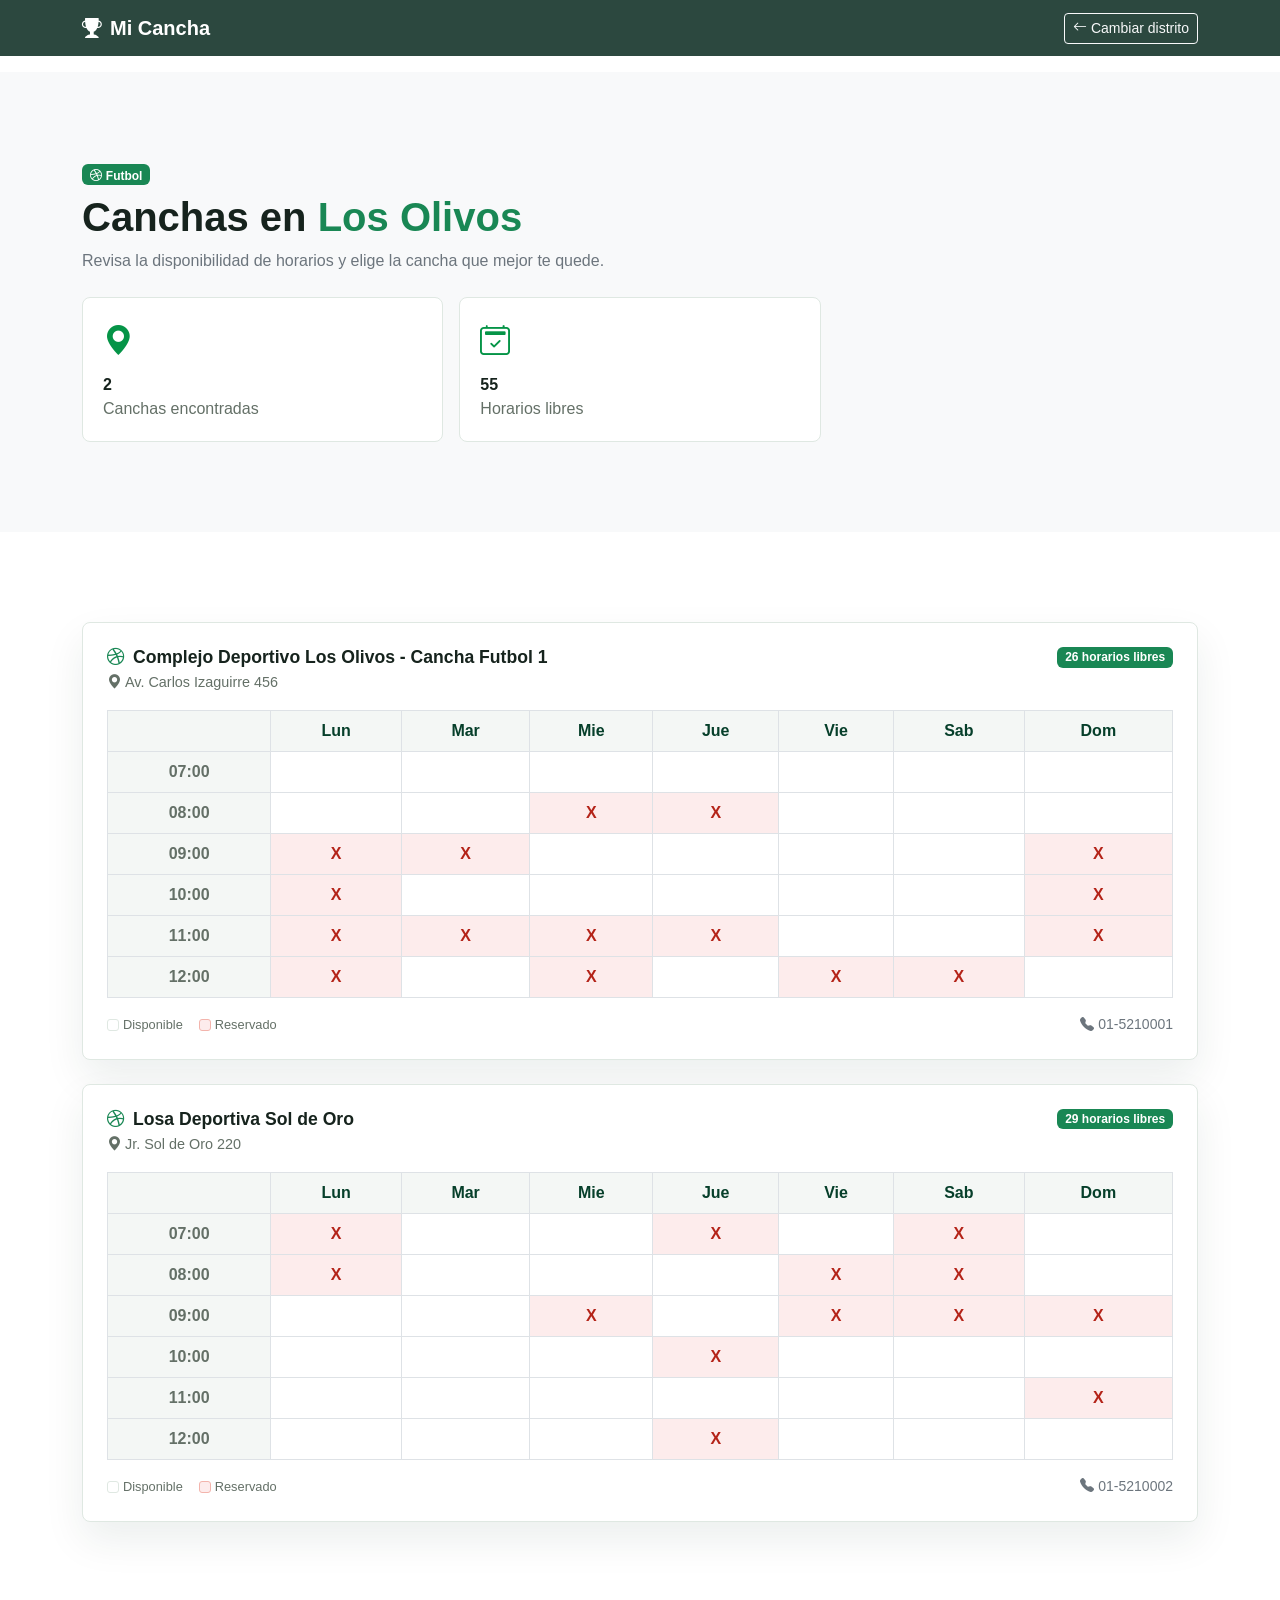
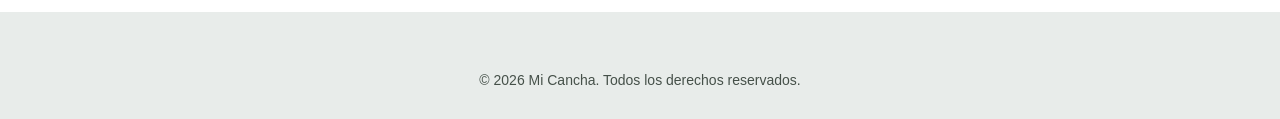
<file: Proyecto/Distritos/LosOlivos.html>
<!DOCTYPE html>
<html lang="es">
<head>
  <meta charset="UTF-8">
  <meta name="viewport" content="width=device-width, initial-scale=1.0">
  <title>Canchas de Futbol - Los Olivos | Mi Cancha</title>
  <link href="https://cdn.jsdelivr.net/npm/bootstrap@5.3.3/dist/css/bootstrap.min.css" rel="stylesheet">
  <link rel="stylesheet" href="https://cdn.jsdelivr.net/npm/bootstrap-icons@1.11.3/font/bootstrap-icons.min.css">
  <link rel="stylesheet" href="../css/styles.css">
  <link rel="stylesheet" href="css/distrito.css">
</head>
<body class="reservation-page">

  <nav class="navbar navbar-expand-lg fixed-top navbar-dark">
    <div class="container">
      <a class="navbar-brand fw-bold" href="../index.html">
        <i class="bi bi-trophy-fill me-2"></i>Mi Cancha
      </a>
      <a class="btn btn-outline-light btn-sm" href="../ReservaAqui/reserva.html">
        <i class="bi bi-arrow-left me-1"></i>Cambiar distrito
      </a>
    </div>
  </nav>

  <header class="section-pad bg-light">
    <div class="container">
      <span class="badge text-bg-success mb-2"><i class="bi bi-dribbble me-1"></i>Futbol</span>
      <h1 class="fw-bold mb-2">Canchas en <span class="text-success" id="nombreDistrito"></span></h1>
      <p class="text-secondary mb-4">Revisa la disponibilidad de horarios y elige la cancha que mejor te quede.</p>

      <div class="row g-3">
        <div class="col-sm-6 col-md-4">
          <div class="info-tile h-100">
            <i class="bi bi-geo-alt-fill"></i>
            <strong id="statCanchas">0</strong>
            <span>Canchas encontradas</span>
          </div>
        </div>
        <div class="col-sm-6 col-md-4">
          <div class="info-tile h-100">
            <i class="bi bi-calendar2-check"></i>
            <strong id="statDisponibles">0</strong>
            <span>Horarios libres</span>
          </div>
        </div>
      </div>
    </div>
  </header>

  <main class="section-pad bg-white">
    <div class="container">
      <div id="listaResultados" class="d-flex flex-column gap-4"></div>
    </div>
  </main>

  <footer class="footer-section">
    <div class="container text-center">
      <p class="small mb-0">&copy; 2026 Mi Cancha. Todos los derechos reservados.</p>
    </div>
  </footer>

  <script src="https://cdn.jsdelivr.net/npm/bootstrap@5.3.3/dist/js/bootstrap.bundle.min.js"></script>
  <script src="js/canchas.js"></script>
  <script>const DISTRITO_ACTUAL = "Los Olivos";</script>
  <script src="js/resultados.js"></script>
</body>
</html>
</file>
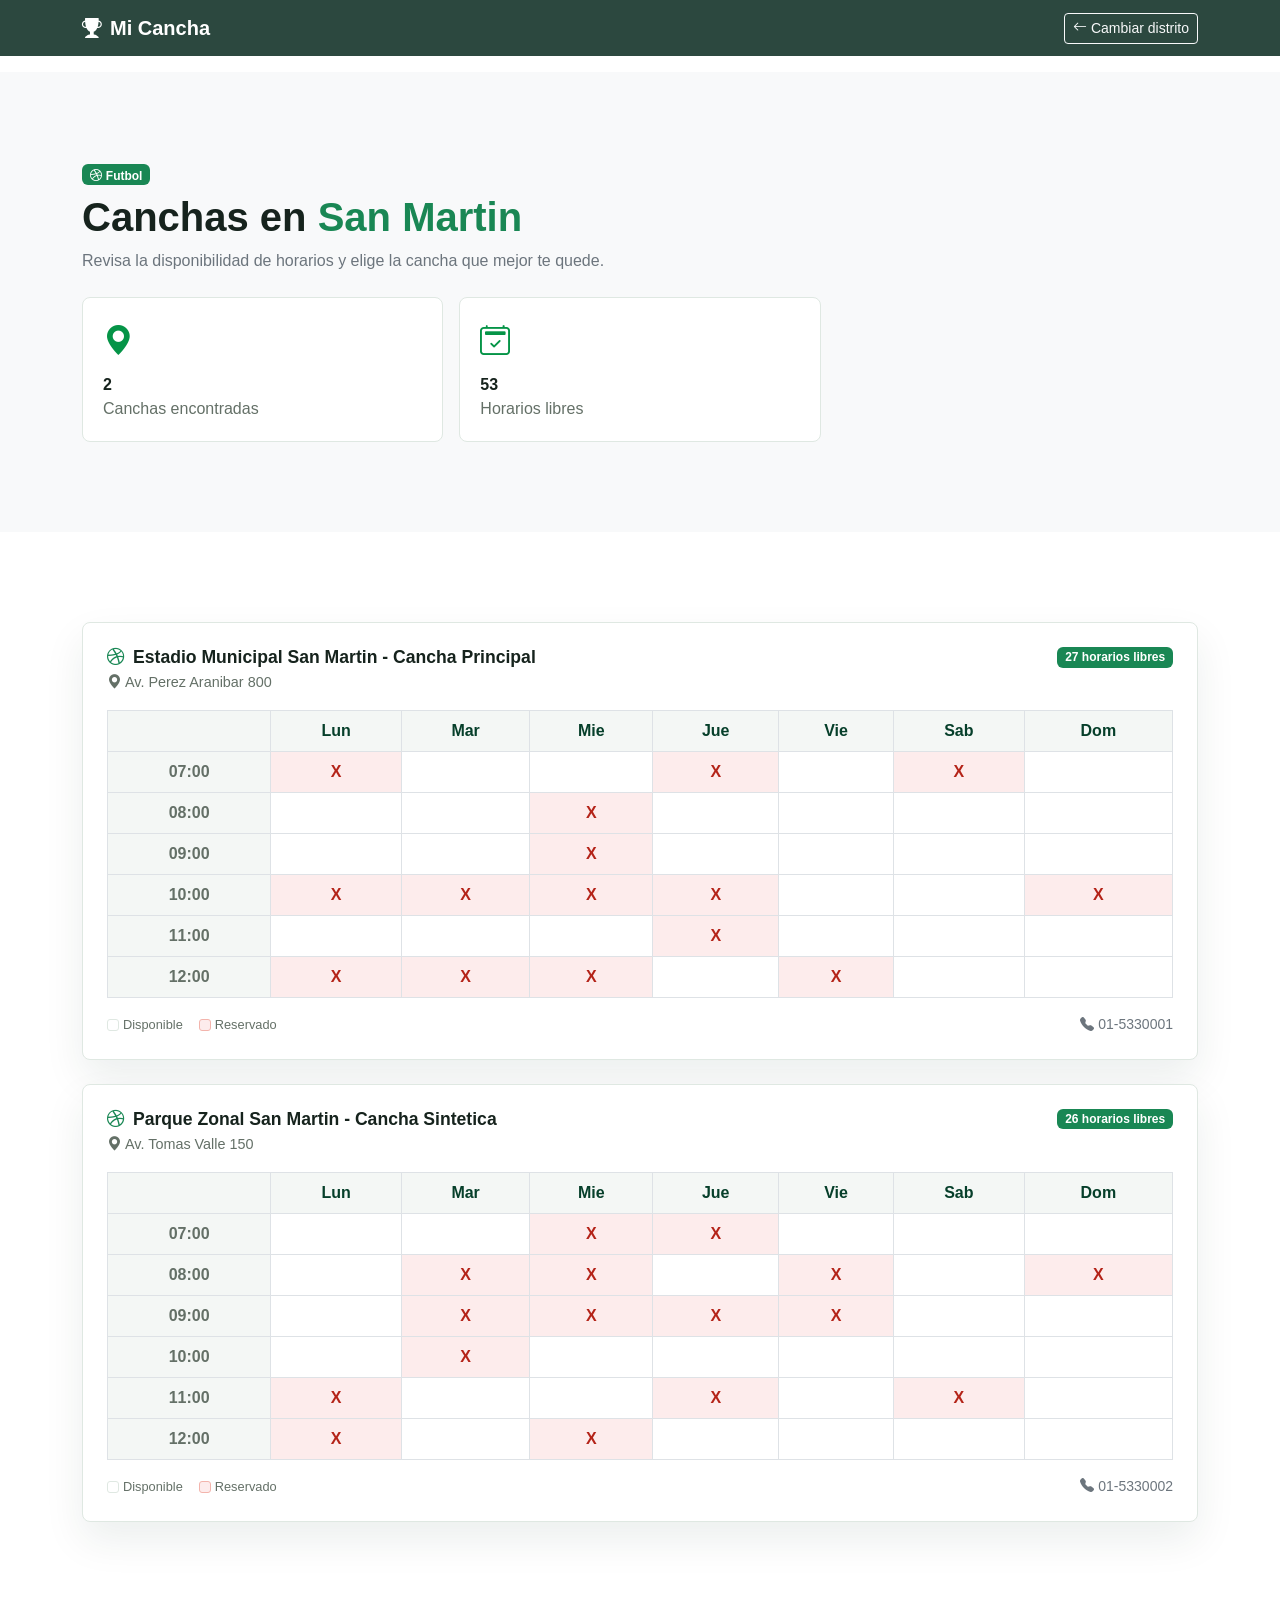
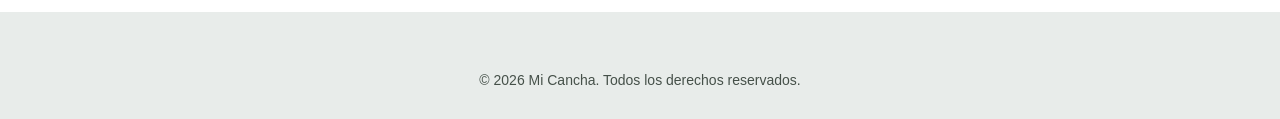
<file: Proyecto/Distritos/SMP.html>
<!DOCTYPE html>
<html lang="es">
<head>
  <meta charset="UTF-8">
  <meta name="viewport" content="width=device-width, initial-scale=1.0">
  <title>Canchas de Futbol - San Martin de Porres | Mi Cancha</title>
  <link href="https://cdn.jsdelivr.net/npm/bootstrap@5.3.3/dist/css/bootstrap.min.css" rel="stylesheet">
  <link rel="stylesheet" href="https://cdn.jsdelivr.net/npm/bootstrap-icons@1.11.3/font/bootstrap-icons.min.css">
  <link rel="stylesheet" href="../css/styles.css">
  <link rel="stylesheet" href="css/distrito.css">
</head>
<body class="reservation-page">

  <nav class="navbar navbar-expand-lg fixed-top navbar-dark">
    <div class="container">
      <a class="navbar-brand fw-bold" href="../index.html">
        <i class="bi bi-trophy-fill me-2"></i>Mi Cancha
      </a>
      <a class="btn btn-outline-light btn-sm" href="../ReservaAqui/reserva.html">
        <i class="bi bi-arrow-left me-1"></i>Cambiar distrito
      </a>
    </div>
  </nav>

  <header class="section-pad bg-light">
    <div class="container">
      <span class="badge text-bg-success mb-2"><i class="bi bi-dribbble me-1"></i>Futbol</span>
      <h1 class="fw-bold mb-2">Canchas en <span class="text-success" id="nombreDistrito"></span></h1>
      <p class="text-secondary mb-4">Revisa la disponibilidad de horarios y elige la cancha que mejor te quede.</p>

      <div class="row g-3">
        <div class="col-sm-6 col-md-4">
          <div class="info-tile h-100">
            <i class="bi bi-geo-alt-fill"></i>
            <strong id="statCanchas">0</strong>
            <span>Canchas encontradas</span>
          </div>
        </div>
        <div class="col-sm-6 col-md-4">
          <div class="info-tile h-100">
            <i class="bi bi-calendar2-check"></i>
            <strong id="statDisponibles">0</strong>
            <span>Horarios libres</span>
          </div>
        </div>
      </div>
    </div>
  </header>

  <main class="section-pad bg-white">
    <div class="container">
      <div id="listaResultados" class="d-flex flex-column gap-4"></div>
    </div>
  </main>

  <footer class="footer-section">
    <div class="container text-center">
      <p class="small mb-0">&copy; 2026 Mi Cancha. Todos los derechos reservados.</p>
    </div>
  </footer>

  <script src="https://cdn.jsdelivr.net/npm/bootstrap@5.3.3/dist/js/bootstrap.bundle.min.js"></script>
  <script src="js/canchas.js"></script>
  <script>const DISTRITO_ACTUAL = "San Martin";</script>
  <script src="js/resultados.js"></script>
</body>
</html>
</file>
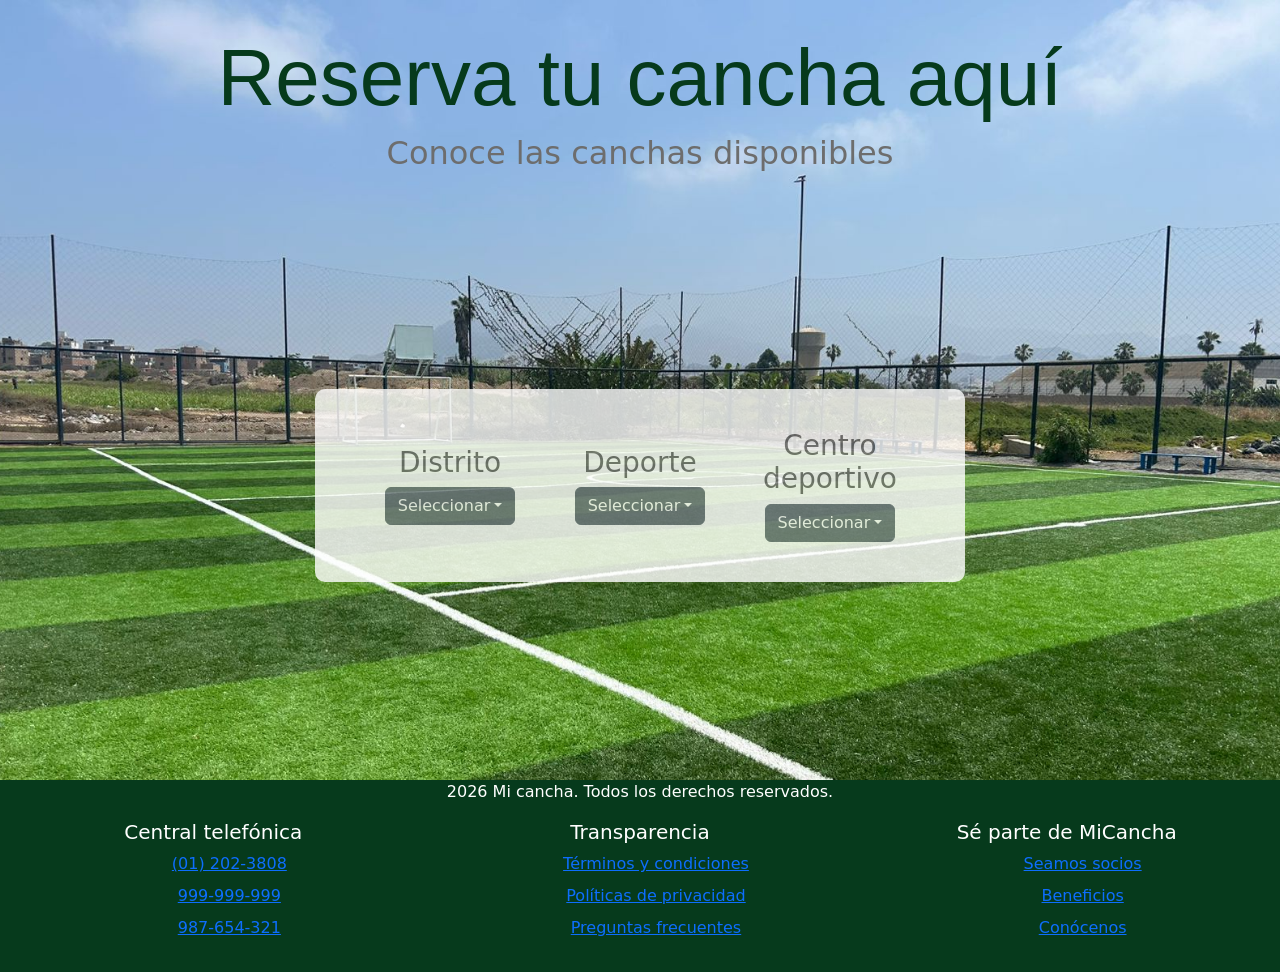
<file: Proyecto/ReservaAqui/reserva.html>
<!DOCTYPE html>
<html lang="en">

<head>
    <meta charset="UTF-8">
    <meta name="viewport" content="width=device-width, initial-scale=1.0">
    <title>Reserva tu cancha aquí</title>
    <link href="https://cdn.jsdelivr.net/npm/bootstrap@5.3.8/dist/css/bootstrap.min.css" rel="stylesheet"
        integrity="sha384-sRIl4kxILFvY47J16cr9ZwB07vP4J8+LH7qKQnuqkuIAvNWLzeN8tE5YBujZqJLB" crossorigin="anonymous">
    <link rel="stylesheet" href="estilos_reserva.css">

</head>

<body>
    <h1 class="text-center">Reserva tu cancha aquí</h1>
    <h2 class="text-center">Conoce las canchas disponibles</h2>
    <!-- Menu desplegable de distritos-->
    <div class="container text-center">
        <div class="row align-items-center">
            <div class="col">
                <div class="dropdown">
                    <h3>Distrito</h3>
                    <button class="btn btn-secondary dropdown-toggle" type="button" data-bs-toggle="dropdown"
                        aria-expanded="false">
                        Seleccionar</button>

                    <ul class="dropdown-menu">
                        <li><a class="dropdown-item" href="../Distritos/Independencia.html">Independencia</a></li>
                        <li><a class="dropdown-item" href="../Distritos/LosOlivos.html">Los Olivos</a></li>
                        <li><a class="dropdown-item" href="../Distritos/SMP.html">San Martín de Porres</a></li>
                    </ul>
                </div>
            </div>
            <!-- Menu desplegable de deportes-->
            <div class="col">
                <h3>Deporte</h3>
                <button class="btn btn-secondary dropdown-toggle" type="button" data-bs-toggle="dropdown"
                    aria-expanded="false">
                    Seleccionar</button>

                <ul class="dropdown-menu">
                    <li><a class="dropdown-item" href="#">Vóleibol</a></li>
                    <li><a class="dropdown-item" href="#">Fútbol</a></li>
                    <li><a class="dropdown-item" href="#">Basketball</a></li>
                    <li><a class="dropdown-item" href="#">Fulbito</a></li>
                    <li><a class="dropdown-item" href="#">Libre</a></li>
                </ul>
            </div>
            <!-- Menu desplegable de centro deportivo-->
            <div class="col">
                <h3>Centro deportivo</h3>
                <button class="btn btn-secondary dropdown-toggle" type="button" data-bs-toggle="dropdown"
                    aria-expanded="false">
                    Seleccionar</button>

                <ul class="dropdown-menu">
                    <li><a class="dropdown-item" href="#">Estadio Municipal</a></li>
                    <li><a class="dropdown-item" href="#">Parque Zonal</a></li>
                    <li><a class="dropdown-item" href="#">Complejo deportivo</a></li>
                    <li><a class="dropdown-item" href="#">Losa Deportiva</a></li>
                </ul>
            </div>
        </div>
    </div>
    
<footer>
            <p>2026 Mi cancha. Todos los derechos reservados.</p>
            <div class="container-fluid">
                <div class="row text-center">
                    <div class="col-12 col-md-4 mb-3">
                        <h5>Central telefónica</h5>
                        <ul>
                        <li class="mb-2">
                            <a href="aqui pongo mi link">(01) 202-3808</a>
                        </li>
                        <li class="mb-2">
                            <a href="aqui pongo mi link">999-999-999</a>
                        </li>
                        <li class="mb-2">
                            <a href="aqui pongo mi link">987-654-321</a>
                        </li>
                        </ul>
                    </div>
                    <div class="col-12 col-md-4 mb-3">
                        <h5>Transparencia</h5>
                        <ul>
                        <li class="mb-2">
                            <a href="aqui pongo mi link">Términos y condiciones</a>
                        </li>
                        <li class="mb-2">
                            <a href="aqui pongo mi link">Políticas de privacidad</a>
                        </li>
                        <li class="mb-2">
                            <a href="aqui pongo mi link jsjs">Preguntas frecuentes</a>
                        </li>
                        </ul>
                    </div>

                    <div class="col-12 col-md-4 mb-3">
                        <h5>Sé parte de MiCancha</h5>
                        <ul>
                        <li class="mb-2">
                            <a href="aqui pongo mi link jsjs">Seamos socios</a>
                        </li>
                        <li class="mb-2">
                            <a href="aqui pongo mi link">Beneficios</a>
                        </li>
                        <li class="mb-2">
                            <a href="aqui pongo mi link">Conócenos</a>
                        </li>
                    </div>

</footer>
<script src="https://cdn.jsdelivr.net/npm/bootstrap@5.3.8/dist/js/bootstrap.bundle.min.js"
            integrity="sha384-FKyoEForCGlyvwx9Hj09JcYn3nv7wiPVlz7YYwJrWVcXK/BmnVDxM+D2scQbITxI"
            crossorigin="anonymous"></script>
</body>


</html>
</file>
<file: Proyecto/css/styles.css>
:root {
  --green: #059447;
  --green-dark: #063f2a;
  --lime: #99d23a;
  --ink: #16231d;
  --muted: #647067;
  --line: #dfe8e2;
}

html {
  scroll-behavior: smooth;
}

body {
  color: var(--ink);
  font-family: Arial, Helvetica, sans-serif;
}

.navbar {
  background: rgba(4, 37, 27, 0.84);
  backdrop-filter: blur(10px);
}

.navbar .nav-link {
  color: rgba(255, 255, 255, 0.86);
  font-weight: 700;
  text-transform: uppercase;
}

.navbar .nav-link:hover,
.navbar .nav-link:focus {
  color: #ffffff;
}

.hero-section {
  align-items: center;
  background:
    linear-gradient(rgba(4, 28, 22, 0.38), rgba(4, 28, 22, 0.56)),
    url("https://images.unsplash.com/photo-1459865264687-595d652de67e?auto=format&fit=crop&w=1800&q=80") center/cover;
  color: #ffffff;
  display: flex;
  min-height: 760px;
  padding: 120px 0 80px;
}

.hero-content {
  max-width: 860px;
}

.hero-content p {
  max-width: 720px;
}

.section-pad {
  padding: 90px 0;
}

.step-card {
  background: #ffffff;
  border: 1px solid var(--line);
  border-radius: 8px;
  box-shadow: 0 18px 40px rgba(14, 51, 35, 0.08);
  padding: 28px;
  position: relative;
  text-align: center;
}

.step-number {
  align-items: center;
  background: var(--green);
  border-radius: 50%;
  color: #ffffff;
  display: inline-flex;
  font-weight: 700;
  height: 34px;
  justify-content: center;
  left: 18px;
  position: absolute;
  top: 18px;
  width: 34px;
}

.step-icon {
  color: var(--green);
  display: block;
  font-size: 48px;
  margin: 18px 0;
}

.step-card h3 {
  font-size: 1.25rem;
  font-weight: 700;
}

.step-card p {
  color: var(--muted);
  margin-bottom: 0;
}

.phone-preview {
  background: #ffffff;
  border: 1px solid var(--line);
  border-radius: 8px;
  box-shadow: 0 18px 40px rgba(14, 51, 35, 0.08);
  max-height: 470px;
  overflow: hidden;
}

.phone-preview img {
  display: block;
  height: 100%;
  object-fit: cover;
  object-position: center bottom;
  width: 100%;
}

.info-tile {
  background: #ffffff;
  border: 1px solid var(--line);
  border-radius: 8px;
  padding: 20px;
}

.info-tile i {
  color: var(--green);
  display: block;
  font-size: 30px;
  margin-bottom: 10px;
}

.info-tile strong,
.info-tile span {
  display: block;
}

.info-tile span {
  color: var(--muted);
}

.footer-section {
  background: #e8ecea;
  color: #455049;
  padding: 58px 0 28px;
}

.footer-section h2,
.footer-section h3 {
  color: var(--green-dark);
}

.footer-section a {
  color: #455049;
  text-decoration: none;
}

.footer-section a:hover {
  color: var(--green);
}

.social-links {
  display: flex;
  gap: 16px;
}

.social-links a {
  align-items: center;
  background: var(--green);
  border-radius: 50%;
  color: #ffffff;
  display: inline-flex;
  height: 38px;
  justify-content: center;
  width: 38px;
}

.social-links a:hover {
  background: var(--green-dark);
  color: #ffffff;
}

@media (max-width: 991.98px) {
  .hero-section {
    min-height: 650px;
  }

  .navbar-collapse {
    padding: 14px 0;
  }
}

@media (max-width: 575.98px) {
  .hero-section {
    min-height: 620px;
    padding-top: 100px;
  }

  .hero-content h1 {
    font-size: 2.25rem;
  }

  .section-pad {
    padding: 64px 0;
  }

}

.reservation-page {
  padding-top: 72px;
}

.reservation-band {
  background:
    linear-gradient(135deg, rgba(3, 68, 42, 0.94), rgba(4, 132, 62, 0.88)),
    url("https://images.unsplash.com/photo-1526232761682-d26e03ac148e?auto=format&fit=crop&w=1800&q=80") center/cover;
  color: #ffffff;
  min-height: 100vh;
}

.reservation-copy,
.reservation-form {
  border-radius: 8px;
}

.reservation-copy {
  border: 1px solid rgba(255, 255, 255, 0.25);
  padding: 34px;
}

.reservation-copy li {
  margin-bottom: 14px;
}

.reservation-form {
  background: #ffffff;
  box-shadow: 0 24px 60px rgba(0, 0, 0, 0.18);
  color: var(--ink);
  padding: 34px;
}

.form-control,
.form-select {
  border-color: #cfdad3;
  min-height: 46px;
}

.form-control:focus,
.form-select:focus {
  border-color: var(--green);
  box-shadow: 0 0 0 0.25rem rgba(5, 148, 71, 0.18);
}

@media (max-width: 575.98px) {
  .reservation-copy,
  .reservation-form {
    padding: 24px;
  }
}
</file>
<file: Proyecto/Distritos/css/distrito.css>
/* Distritos/css/distrito.css
   Complementa a css/styles.css (el estilo principal del sitio).
   No redefine colores propios: usa las variables --green, --green-dark,
   --lime, --muted, --line ya definidas en styles.css para mantener
   la misma linea visual del resto de "Mi Cancha". */

.cancha-card {
  background: #ffffff;
  border: 1px solid var(--line);
  border-radius: 8px;
  box-shadow: 0 18px 40px rgba(14, 51, 35, 0.08);
  padding: 24px;
}

.cancha-header {
  display: flex;
  align-items: flex-start;
  justify-content: space-between;
  gap: 12px;
  margin-bottom: 16px;
  flex-wrap: wrap;
}

.cancha-card h3 {
  font-size: 1.1rem;
  font-weight: 700;
  margin-bottom: 4px;
}

.cancha-card .direccion {
  color: var(--muted);
  font-size: 0.9rem;
  margin-bottom: 0;
}

.tabla-horarios th {
  background: #f4f7f5;
  color: var(--green-dark);
  font-weight: 700;
}

.tabla-horarios td.hora-label {
  background: #f4f7f5;
  font-weight: 600;
  color: var(--muted);
}

.slot.disponible {
  cursor: pointer;
  transition: background 0.15s;
}

.slot.disponible:hover {
  background: rgba(153, 210, 58, 0.25);
}

.slot.reservado {
  background: #fdecec;
  color: #b42318;
  font-weight: 600;
  cursor: not-allowed;
}

.cancha-footer {
  display: flex;
  align-items: center;
  justify-content: space-between;
  flex-wrap: wrap;
  gap: 10px;
  margin-top: 16px;
}

.leyenda-color {
  font-size: 0.8rem;
  color: var(--muted);
  display: flex;
  gap: 16px;
}

.leyenda-color .caja {
  display: inline-block;
  width: 12px;
  height: 12px;
  border-radius: 3px;
  margin-right: 4px;
  vertical-align: middle;
  border: 1px solid var(--line);
}

.leyenda-color .caja.disponible { background: #ffffff; }
.leyenda-color .caja.reservado { background: #fdecec; border-color: #f3b4ac; }

.sin-resultados {
  text-align: center;
  padding: 60px 20px;
  color: var(--muted);
  border: 1px dashed var(--line);
  border-radius: 8px;
  background: #ffffff;
}
</file>
<file: Proyecto/ReservaAqui/estilos_reserva.css>
body {
    background-image: url('WhatsApp-Image-2025-12-29-at-4.21.56-PM-2.jpeg');
    background-size: cover;
    background-position: center;
    background-repeat: no-repeat;
    min-height: 100vh;
}
.container {
    min-height: 600px;
    display:flex;
    justify-content: center;
    align-items: center;
}
.container h2 {
    height: 70px;
    display: flex;
    align-items: center;
    justify-content: center;
}
footer{
    background-color: white;
    justify-content: center;
    align-items: center;
    background-color:rgb(6, 58, 28);
    color: white;
}
footer ul{
    list-style: none;
}
footer p{
    text-align: center;
    
}
h2{
color: white;
}
footer li :hover{
    color: white
}
body .row.align-items-center{
    background-color: white;
    opacity: 0.8;
    border-radius: 10px;
    display: flex;
    padding: 40px;  
    margin-top: 10px; 
}
.col{
    color: rgb(109, 109, 109);
}
body h2{
    color: rgb(109, 109, 109);
}
body h1{
    color: rgb(6, 58, 28);
    font-family:'Franklin Gothic Medium', 'Arial Narrow', Arial, sans-serif;
    font-size: 5rem;
    display: flex;
    justify-content: center;
    margin-top: 30px;
    margin-bottom: none;
}
</file>
